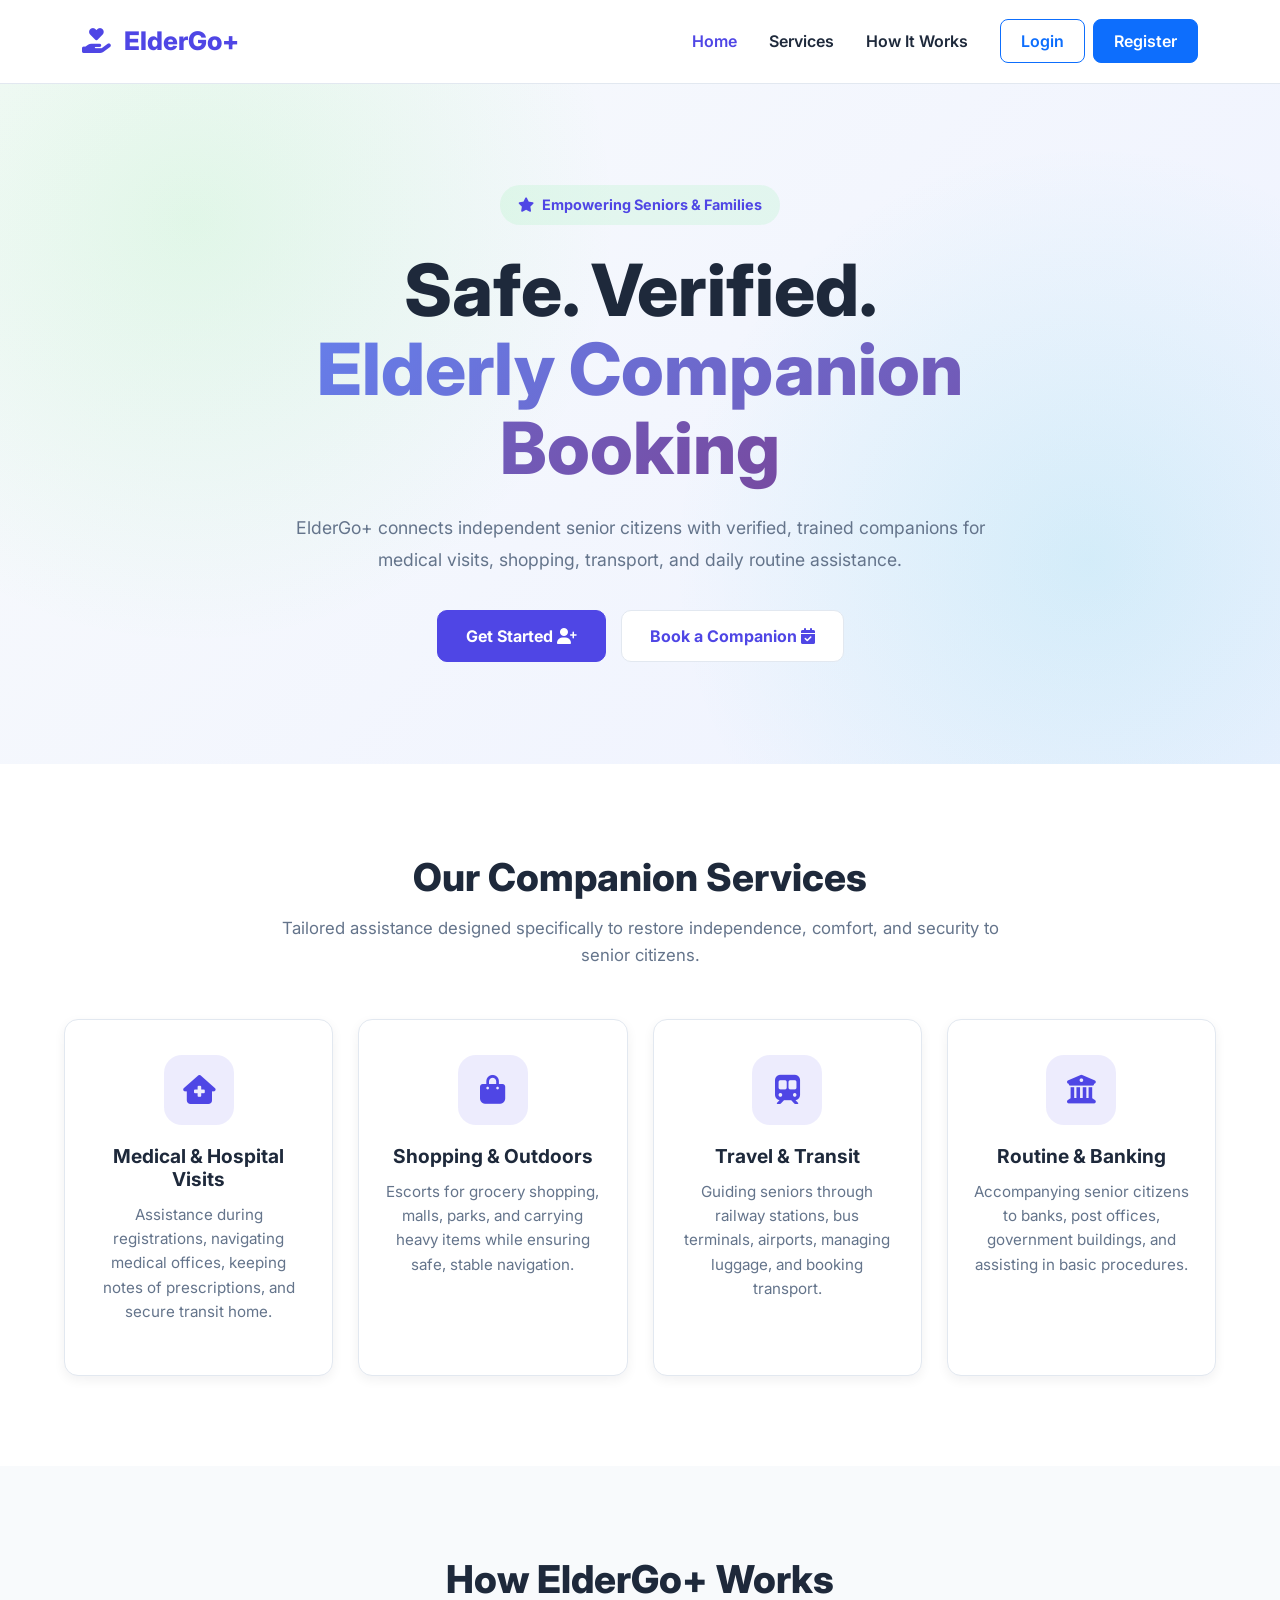
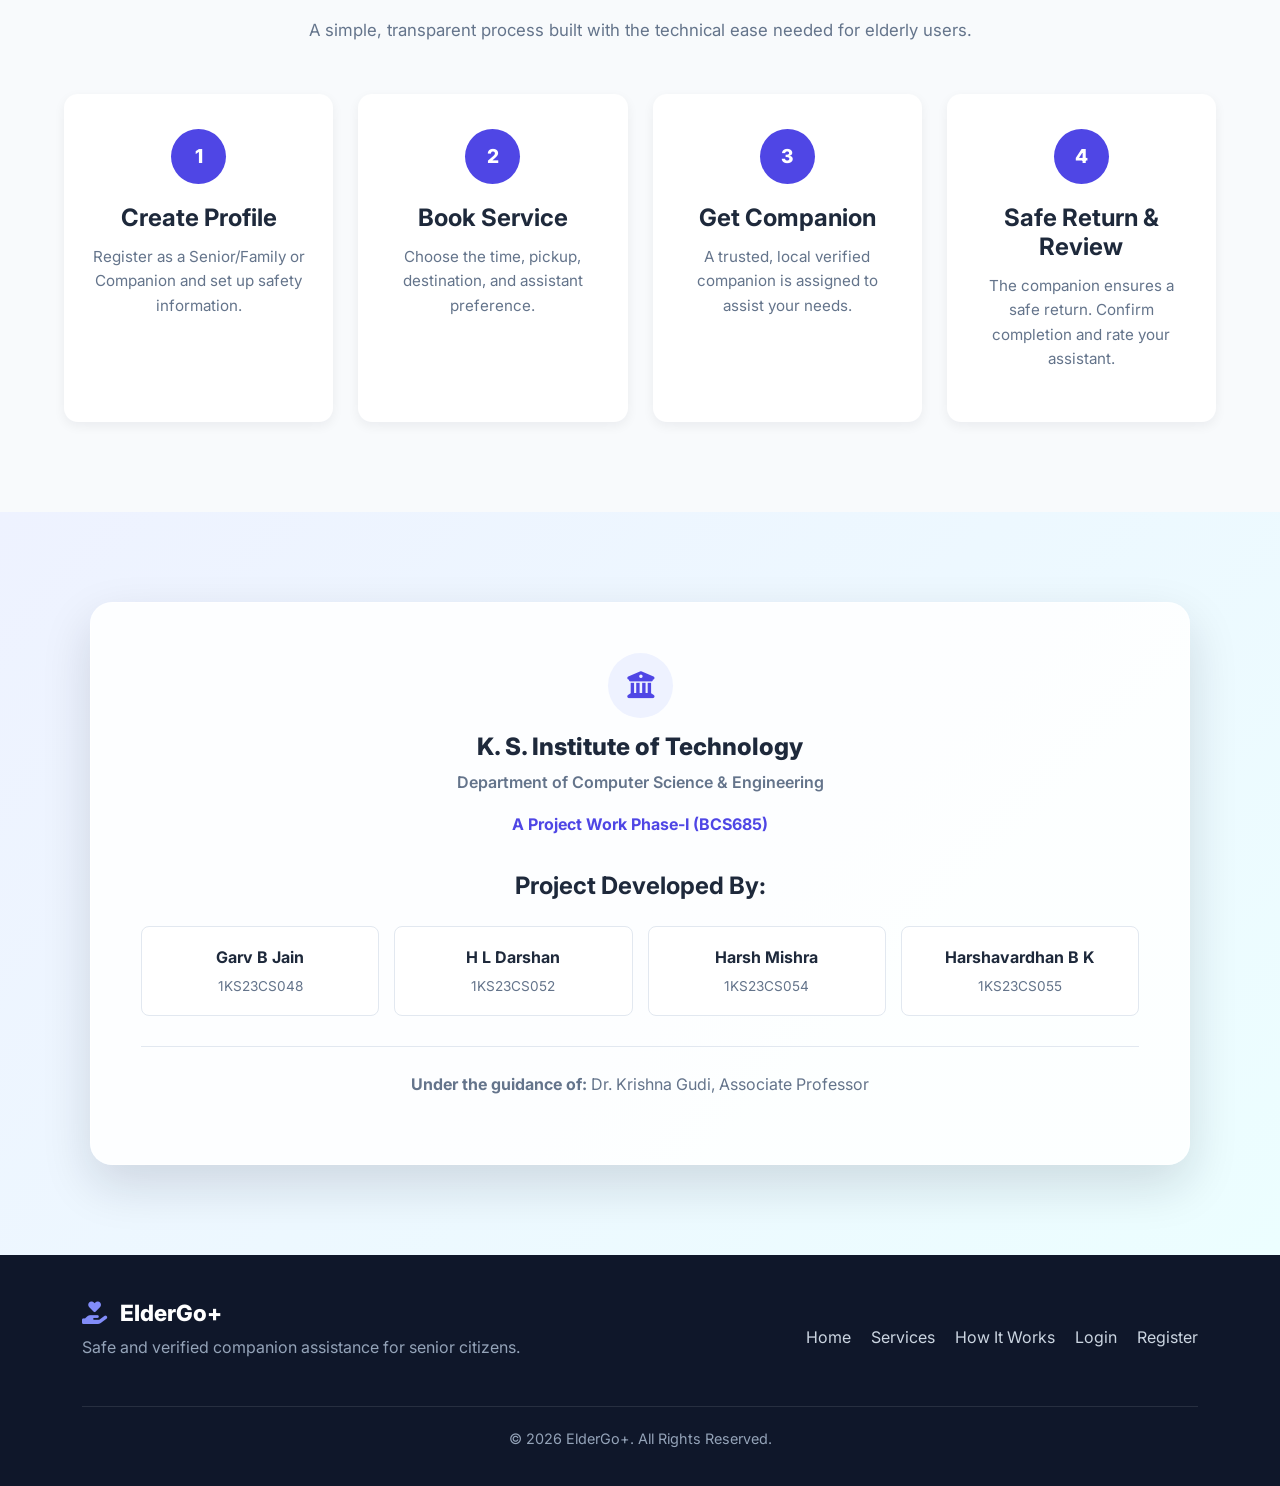
<file: templates/index.html>
<!DOCTYPE html>
<html lang="en">

<head>
    <meta charset="UTF-8">
    <meta name="viewport" content="width=device-width, initial-scale=1.0">

    <title>ElderGo+ | Elderly Companion Assistance</title>

    <!-- Bootstrap 5 -->
    <link href="https://cdn.jsdelivr.net/npm/bootstrap@5.3.3/dist/css/bootstrap.min.css" rel="stylesheet">

    <!-- Font Awesome -->
    <link rel="stylesheet" href="https://cdnjs.cloudflare.com/ajax/libs/font-awesome/6.5.2/css/all.min.css">

    <!-- Custom CSS -->
    <link rel="stylesheet" href="../static/css/style.css">
</head>

<body>

    <!-- ==================== NAVBAR ==================== -->

    <nav class="navbar navbar-expand-lg navbar-light elder-navbar">
        <div class="container">

            <a class="navbar-brand elder-logo" href="/">
                <i class="fa-solid fa-hand-holding-heart"></i>
                ElderGo+
            </a>

            <button class="navbar-toggler" type="button" data-bs-toggle="collapse"
                data-bs-target="#navbarContent">
                <span class="navbar-toggler-icon"></span>
            </button>

            <div class="collapse navbar-collapse" id="navbarContent">

                <ul class="navbar-nav ms-auto align-items-lg-center">

                    <li class="nav-item">
                        <a class="nav-link active" href="/">Home</a>
                    </li>

                    <li class="nav-item">
                        <a class="nav-link" href="#services">Services</a>
                    </li>

                    <li class="nav-item">
                        <a class="nav-link" href="#how-it-works">How It Works</a>
                    </li>

                    <li class="nav-item ms-lg-3">
                        <a href="/login" class="btn btn-outline-primary nav-login-btn">
                            Login
                        </a>
                    </li>

                    <li class="nav-item ms-lg-2">
                        <a href="/register" class="btn btn-primary nav-register-btn">
                            Register
                        </a>
                    </li>

                </ul>

            </div>
        </div>
    </nav>


    <!-- ==================== HERO SECTION ==================== -->

    <section class="hero-section">

        <div class="hero-content">

            <span class="hero-badge">
                <i class="fa-solid fa-star"></i>
                Empowering Seniors & Families
            </span>

            <h1 class="hero-title">
                Safe. Verified.
                <br>
                <span class="gradient-text">
                    Elderly Companion Booking
                </span>
            </h1>

            <p class="hero-subtitle">
                ElderGo+ connects independent senior citizens with verified,
                trained companions for medical visits, shopping, transport,
                and daily routine assistance.
            </p>

            <div class="hero-buttons">

                <a href="/login" class="btn btn-primary hero-primary-btn">
                    Get Started
                    <i class="fa-solid fa-user-plus"></i>
                </a>

                <a href="/login" class="btn btn-secondary hero-secondary-btn">
                    Book a Companion
                    <i class="fa-solid fa-calendar-check"></i>
                </a>

            </div>

        </div>

    </section>


    <!-- ==================== SERVICES SECTION ==================== -->

    <section class="services-section" id="services">

        <div class="section-header">

            <h2 class="section-title">
                Our Companion Services
            </h2>

            <p class="section-subtitle">
                Tailored assistance designed specifically to restore
                independence, comfort, and security to senior citizens.
            </p>

        </div>


        <div class="services-grid">

            <!-- Service 1 -->

            <div class="service-card">

                <div class="service-icon">
                    <i class="fa-solid fa-house-medical"></i>
                </div>

                <h3>
                    Medical & Hospital Visits
                </h3>

                <p>
                    Assistance during registrations, navigating medical
                    offices, keeping notes of prescriptions, and secure
                    transit home.
                </p>

            </div>


            <!-- Service 2 -->

            <div class="service-card">

                <div class="service-icon">
                    <i class="fa-solid fa-bag-shopping"></i>
                </div>

                <h3>
                    Shopping & Outdoors
                </h3>

                <p>
                    Escorts for grocery shopping, malls, parks, and carrying
                    heavy items while ensuring safe, stable navigation.
                </p>

            </div>


            <!-- Service 3 -->

            <div class="service-card">

                <div class="service-icon">
                    <i class="fa-solid fa-train-subway"></i>
                </div>

                <h3>
                    Travel & Transit
                </h3>

                <p>
                    Guiding seniors through railway stations, bus terminals,
                    airports, managing luggage, and booking transport.
                </p>

            </div>


            <!-- Service 4 -->

            <div class="service-card">

                <div class="service-icon">
                    <i class="fa-solid fa-building-columns"></i>
                </div>

                <h3>
                    Routine & Banking
                </h3>

                <p>
                    Accompanying senior citizens to banks, post offices,
                    government buildings, and assisting in basic procedures.
                </p>

            </div>

        </div>

    </section>


    <!-- ==================== HOW IT WORKS ==================== -->

    <section class="how-it-works" id="how-it-works">

        <div class="section-header">

            <h2 class="section-title">
                How ElderGo+ Works
            </h2>

            <p class="section-subtitle">
                A simple, transparent process built with the technical ease
                needed for elderly users.
            </p>

        </div>


        <div class="steps-container">

            <!-- Step 1 -->

            <div class="step-card">

                <div class="step-num">
                    1
                </div>

                <h4>
                    Create Profile
                </h4>

                <p>
                    Register as a Senior/Family or Companion and set up
                    safety information.
                </p>

            </div>


            <!-- Step 2 -->

            <div class="step-card">

                <div class="step-num">
                    2
                </div>

                <h4>
                    Book Service
                </h4>

                <p>
                    Choose the time, pickup, destination, and assistant
                    preference.
                </p>

            </div>


            <!-- Step 3 -->

            <div class="step-card">

                <div class="step-num">
                    3
                </div>

                <h4>
                    Get Companion
                </h4>

                <p>
                    A trusted, local verified companion is assigned to
                    assist your needs.
                </p>

            </div>


            <!-- Step 4 -->

            <div class="step-card">

                <div class="step-num">
                    4
                </div>

                <h4>
                    Safe Return & Review
                </h4>

                <p>
                    The companion ensures a safe return. Confirm completion
                    and rate your assistant.
                </p>

            </div>

        </div>

    </section>

    
     




    <!-- ==================== TEAM SECTION ==================== -->

    <section class="team-section">

        <div class="team-card-wrapper">

            <div class="dept-info">

                <div class="univ-icon">
                    <i class="fa-solid fa-building-columns"></i>
                </div>

                <h3>
                    K. S. Institute of Technology
                </h3>

                <p class="dept-title">
                    Department of Computer Science & Engineering
                </p>

                <p class="proj-type">
                    A Project Work Phase-I (BCS685)
                </p>

            </div>


            <div class="team-students">

                <h4>
                    Project Developed By:
                </h4>

                <div class="students-grid">

                    <div class="student">

                        <span class="name">
                            Garv B Jain
                        </span>

                        <span class="usn">
                            1KS23CS048
                        </span>

                    </div>


                    <div class="student">

                        <span class="name">
                            H L Darshan
                        </span>

                        <span class="usn">
                            1KS23CS052
                        </span>

                    </div>


                    <div class="student">

                        <span class="name">
                            Harsh Mishra
                        </span>

                        <span class="usn">
                            1KS23CS054
                        </span>

                    </div>


                    <div class="student">

                        <span class="name">
                            Harshavardhan B K
                        </span>

                        <span class="usn">
                            1KS23CS055
                        </span>

                    </div>

                </div>

            </div>


            <div class="guide-info">

                <p>
                    <strong>
                        Under the guidance of:
                    </strong>
                    Dr. Krishna Gudi, Associate Professor
                </p>

            </div>

        </div>

    </section>


    <!-- ==================== FOOTER ==================== -->

    <footer class="elder-footer">

        <div class="container">

            <div class="footer-content">

                <div class="footer-brand">

                    <h4>
                        <i class="fa-solid fa-hand-holding-heart"></i>
                        ElderGo+
                    </h4>

                    <p>
                        Safe and verified companion assistance
                        for senior citizens.
                    </p>

                </div>


                <div class="footer-links">

                    <a href="index.html">
                        Home
                    </a>

                    <a href="#services">
                        Services
                    </a>

                    <a href="#how-it-works">
                        How It Works
                    </a>

                    <a href="/login">
                        Login
                    </a>

                    <a href="/register">
                        Register
                    </a>

                </div>

            </div>


            <div class="footer-bottom">

                <p>
                    © 2026 ElderGo+. All Rights Reserved.
                </p>

            </div>

        </div>

    </footer>


    <!-- Bootstrap JavaScript -->
    <script src="https://cdn.jsdelivr.net/npm/bootstrap@5.3.3/dist/js/bootstrap.bundle.min.js"></script>

    <!-- Authentication Helper -->
    <script src="../static/js/auth.js"></script>
    <script>
fetch("http://localhost:8080/api/test")
    .then(response => response.text())
    .then(data => {
        console.log("Backend response:", data);
    })
    .catch(error => {
        console.error("Backend connection failed:", error);
    });
</script>

</body>

</html>
</file>
<file: static/css/style.css>
@import url('https://fonts.googleapis.com/css2?family=Inter:wght@300;400;500;600;700;800&family=Outfit:wght@400;500;600;700;800&display=swap');



:root {
    --color-primary: #4f46e5;
    --color-primary-dark: #3730a3;
    --color-secondary: #06b6d4;

    --color-bg: #f8fafc;
    --color-white: #ffffff;

    --text-primary: #1e293b;
    --text-secondary: #64748b;
    --text-light: #94a3b8;

    --border-color: #e2e8f0;

    --shadow-sm: 0 4px 12px rgba(15, 23, 42, 0.06);
    --shadow-md: 0 10px 30px rgba(15, 23, 42, 0.10);
    --shadow-lg: 0 20px 50px rgba(15, 23, 42, 0.14);

    --radius-sm: 8px;
    --radius-md: 14px;
    --radius-lg: 22px;

    --transition: all 0.3s ease;
}




* {
    margin: 0;
    padding: 0;
    box-sizing: border-box;
}

html {
    scroll-behavior: smooth;
}

body {
    font-family: "Inter", "Segoe UI", Arial, sans-serif;
    background: var(--color-bg);
    color: var(--text-primary);
    line-height: 1.6;
}

a {
    text-decoration: none;
}

section {
    padding: 90px 5%;
}


/* =========================================================
   NAVBAR
   ========================================================= */

.elder-navbar {
    background: rgba(255, 255, 255, 0.95);
    backdrop-filter: blur(12px);
    border-bottom: 1px solid var(--border-color);
    padding: 16px 0;
    position: sticky;
    top: 0;
    z-index: 1000;
}

.elder-logo {
    font-size: 1.6rem;
    font-weight: 800;
    color: var(--color-primary) !important;
}

.elder-logo i {
    margin-right: 8px;
}

.nav-link {
    color: var(--text-primary) !important;
    font-weight: 600;
    margin: 0 8px;
    transition: var(--transition);
}

.nav-link:hover,
.nav-link.active {
    color: var(--color-primary) !important;
}

.nav-login-btn,
.nav-register-btn {
    border-radius: 8px;
    font-weight: 600;
    padding: 9px 20px;
}


/* =========================================================
   HERO SECTION
   ========================================================= */

.hero-section {
    min-height: 680px;
    display: flex;
    align-items: center;
    justify-content: center;
    text-align: center;

    background:
        radial-gradient(circle at 15% 20%,
            rgba(70, 229, 83, 0.12),
            transparent 35%),

        radial-gradient(circle at 85% 70%,
            rgba(6, 182, 212, 0.12),
            transparent 35%),

        linear-gradient(135deg,
            #f8fafc,
            #eef2ff);

    position: relative;
    overflow: hidden;
}

.hero-content {
    max-width: 850px;
    position: relative;
    z-index: 2;
}

.hero-badge {
    display: inline-flex;
    align-items: center;
    gap: 8px;

    background: rgba(70, 229, 110, 0.1);
    color: var(--color-primary);

    padding: 8px 18px;
    border-radius: 50px;

    font-size: 0.9rem;
    font-weight: 700;

    margin-bottom: 25px;
}

.hero-title {
    font-size: clamp(2.5rem, 6vw, 4.5rem);
    font-weight: 800;
    line-height: 1.1;
    margin-bottom: 25px;
}

.gradient-text {
    background: linear-gradient(
        90deg,
        var(--color-primary),
        var(--color-secondary)
    );

    -webkit-background-clip: text;
    background-clip: text;
    color: transparent;
}

.hero-subtitle {
    max-width: 720px;
    margin: 0 auto 35px;

    color: var(--text-secondary);

    font-size: 1.1rem;
    line-height: 1.8;
}

.hero-buttons {
    display: flex;
    justify-content: center;
    gap: 15px;
    flex-wrap: wrap;
}

.hero-buttons .btn {
    padding: 13px 28px;
    border-radius: 10px;
    font-weight: 700;
    transition: var(--transition);
}

.hero-primary-btn {
    background: var(--color-primary);
    border-color: var(--color-primary);
}

.hero-primary-btn:hover {
    background: var(--color-primary-dark);
    border-color: var(--color-primary-dark);
    transform: translateY(-3px);
    box-shadow: var(--shadow-md);
}

.hero-secondary-btn {
    background: white;
    color: var(--color-primary);
    border: 1px solid var(--border-color);
}

.hero-secondary-btn:hover {
    background: #f1f5f9;
    color: var(--color-primary-dark);
    transform: translateY(-3px);
}


/* =========================================================
   SECTION HEADERS
   ========================================================= */

.section-header {
    max-width: 750px;
    margin: 0 auto 50px;
    text-align: center;
}

.section-title {
    font-size: 2.4rem;
    font-weight: 800;
    margin-bottom: 15px;
}

.section-subtitle {
    color: var(--text-secondary);
    font-size: 1.05rem;
}


/* =========================================================
   SERVICES
   ========================================================= */

.services-section {
    background: var(--color-white);
}

.services-grid {
    max-width: 1200px;
    margin: auto;

    display: grid;
    grid-template-columns: repeat(4, 1fr);
    gap: 25px;
}

.service-card {
    background: var(--color-white);
    border: 1px solid var(--border-color);

    padding: 35px 25px;

    border-radius: var(--radius-md);

    text-align: center;

    box-shadow: var(--shadow-sm);

    transition: var(--transition);
}

.service-card:hover {
    transform: translateY(-8px);
    box-shadow: var(--shadow-lg);
    border-color: rgba(79, 70, 229, 0.25);
}

.service-icon {
    width: 70px;
    height: 70px;

    margin: 0 auto 20px;

    display: flex;
    align-items: center;
    justify-content: center;

    border-radius: 18px;

    background: rgba(79, 70, 229, 0.10);
    color: var(--color-primary);

    font-size: 1.8rem;
}

.service-card h3 {
    font-size: 1.2rem;
    font-weight: 700;
    margin-bottom: 12px;
}

.service-card p {
    color: var(--text-secondary);
    font-size: 0.95rem;
}


/* =========================================================
   HOW IT WORKS
   ========================================================= */

.how-it-works {
    background: #f8fafc;
}

.steps-container {
    max-width: 1200px;
    margin: auto;

    display: grid;
    grid-template-columns: repeat(4, 1fr);
    gap: 25px;
}

.step-card {
    background: white;

    padding: 35px 25px;

    border-radius: var(--radius-md);

    text-align: center;

    box-shadow: var(--shadow-sm);

    position: relative;

    transition: var(--transition);
}

.step-card:hover {
    transform: translateY(-6px);
    box-shadow: var(--shadow-md);
}

.step-num {
    width: 55px;
    height: 55px;

    margin: 0 auto 20px;

    display: flex;
    align-items: center;
    justify-content: center;

    background: var(--color-primary);
    color: white;

    border-radius: 50%;

    font-size: 1.2rem;
    font-weight: 800;
}

.step-card h4 {
    font-weight: 700;
    margin-bottom: 12px;
}

.step-card p {
    color: var(--text-secondary);
    font-size: 0.95rem;
}


/* =========================================================
   COMPANIONS
   ========================================================= */

.companions-section {
    background: white;
}

.companions-grid {
    max-width: 1100px;
    margin: auto;

    display: grid;
    grid-template-columns: repeat(3, 1fr);
    gap: 25px;
}

.companion-card {
    background: white;

    border: 1px solid var(--border-color);

    border-radius: var(--radius-md);

    overflow: hidden;

    box-shadow: var(--shadow-sm);

    transition: var(--transition);
}

.companion-card:hover {
    transform: translateY(-7px);
    box-shadow: var(--shadow-lg);
}

.comp-header {
    display: flex;
    align-items: center;
    justify-content: space-between;

    padding: 25px;

    background: linear-gradient(
        135deg,
        #eef2ff,
        #ecfeff
    );
}

.comp-avatar {
    width: 65px;
    height: 65px;

    border-radius: 50%;

    display: flex;
    align-items: center;
    justify-content: center;

    background: white;

    color: var(--color-primary);

    font-size: 1.7rem;

    box-shadow: var(--shadow-sm);
}

.comp-rating {
    color: #f59e0b;
    font-weight: 700;
}

.comp-body {
    padding: 25px;
}

.comp-body h3 {
    font-size: 1.3rem;
    font-weight: 700;
    margin-bottom: 5px;
}

.comp-gender {
    color: var(--text-secondary);
    font-size: 0.9rem;
}

.comp-experience {
    color: var(--text-secondary);
    margin: 18px 0;
}

.comp-experience i {
    color: var(--color-primary);
    margin-right: 6px;
}

.comp-skills strong {
    font-size: 0.9rem;
}

.skills-tags {
    display: flex;
    flex-wrap: wrap;
    gap: 7px;
    margin-top: 10px;
}

.skill-tag {
    background: #eef2ff;
    color: var(--color-primary);

    padding: 5px 10px;

    border-radius: 20px;

    font-size: 0.78rem;
    font-weight: 600;
}


/* =========================================================
   TEAM SECTION
   ========================================================= */

.team-section {
    background:
        linear-gradient(
            135deg,
            #eef2ff,
            #ecfeff
        );
}

.team-card-wrapper {
    max-width: 1100px;
    margin: auto;

    background: rgba(255, 255, 255, 0.85);

    border: 1px solid rgba(255, 255, 255, 0.7);

    border-radius: var(--radius-lg);

    padding: 50px;

    box-shadow: var(--shadow-lg);

    text-align: center;
}

.dept-info h3 {
    font-size: 1.5rem;
    font-weight: 800;
}

.univ-icon {
    width: 65px;
    height: 65px;

    margin: 0 auto 15px;

    display: flex;
    align-items: center;
    justify-content: center;

    background: #eef2ff;

    color: var(--color-primary);

    border-radius: 50%;

    font-size: 1.7rem;
}

.dept-title {
    color: var(--text-secondary);
    font-weight: 600;
}

.proj-type {
    color: var(--color-primary);
    font-weight: 700;
}

.team-students {
    margin-top: 35px;
}

.team-students h4 {
    margin-bottom: 25px;
    font-weight: 700;
}

.students-grid {
    display: grid;
    grid-template-columns: repeat(4, 1fr);
    gap: 15px;
}

.student {
    padding: 18px;

    background: white;

    border: 1px solid var(--border-color);

    border-radius: var(--radius-sm);

    display: flex;
    flex-direction: column;

    gap: 5px;
}

.student .name {
    font-weight: 700;
}

.student .usn {
    color: var(--text-secondary);
    font-size: 0.85rem;
}

.guide-info {
    margin-top: 30px;

    padding-top: 25px;

    border-top: 1px solid var(--border-color);

    color: var(--text-secondary);
}


/* =========================================================
   FOOTER
   ========================================================= */

.elder-footer {
    background: #0f172a;
    color: white;
    padding: 45px 0 20px;
}

.footer-content {
    display: flex;
    justify-content: space-between;
    gap: 30px;
    align-items: center;
}

.footer-brand h4 {
    font-size: 1.4rem;
    font-weight: 800;
}

.footer-brand h4 i {
    color: #818cf8;
    margin-right: 8px;
}

.footer-brand p {
    color: #94a3b8;
    margin-top: 8px;
}

.footer-links {
    display: flex;
    gap: 20px;
    flex-wrap: wrap;
}

.footer-links a {
    color: #cbd5e1;
    transition: var(--transition);
}

.footer-links a:hover {
    color: white;
}

.footer-bottom {
    margin-top: 30px;

    padding-top: 20px;

    border-top: 1px solid rgba(255, 255, 255, 0.1);

    text-align: center;

    color: #94a3b8;

    font-size: 0.9rem;
}


/* =========================================================
   RESPONSIVE DESIGN
   ========================================================= */

@media (max-width: 992px) {

    .services-grid {
        grid-template-columns: repeat(2, 1fr);
    }

    .steps-container {
        grid-template-columns: repeat(2, 1fr);
    }

    .companions-grid {
        grid-template-columns: repeat(2, 1fr);
    }

    .students-grid {
        grid-template-columns: repeat(2, 1fr);
    }

}


@media (max-width: 768px) {

    section {
        padding: 65px 5%;
    }

    .hero-section {
        min-height: 600px;
    }

    .hero-title {
        font-size: 2.5rem;
    }

    .section-title {
        font-size: 2rem;
    }

    .footer-content {
        flex-direction: column;
        text-align: center;
    }

}


@media (max-width: 576px) {

    .services-grid,
    .steps-container,
    .companions-grid,
    .students-grid {
        grid-template-columns: 1fr;
    }

    .hero-title {
        font-size: 2.1rem;
    }

    .hero-subtitle {
        font-size: 1rem;
    }

    .hero-buttons {
        flex-direction: column;
        align-items: stretch;
    }

    .hero-buttons .btn {
        width: 100%;
    }

    .team-card-wrapper {
        padding: 30px 20px;
    }

}
/* =========================================================
   LOGIN PAGE STYLES
========================================================= */

/* Login Page Main Container */
.auth-container {
    min-height: 100vh;
    display: flex;
    justify-content: center;
    align-items: center;
    position: relative;
    padding: 40px 20px;
    overflow: hidden;
}

/* Login Card */
.auth-card {
    width: 100%;
    max-width: 500px;
    padding: 40px;
    position: relative;
    z-index: 10;
}

/* Glass Effect */
.glass-card {
    background: rgba(255, 255, 255, 0.85);
    backdrop-filter: blur(16px);
    -webkit-backdrop-filter: blur(16px);
    border: 1px solid rgba(255, 255, 255, 0.6);
    border-radius: 20px;
    box-shadow: 0 15px 35px rgba(15, 23, 42, 0.08);
}

/* Login Header */
.auth-header {
    text-align: center;
    margin-bottom: 30px;
}

.auth-header h2 {
    font-family: 'Outfit', sans-serif;
    font-size: 2rem;
    font-weight: 700;
    margin-bottom: 10px;
}

.auth-header p {
    color: #6c757d;
    margin-bottom: 0;
}

/* Gradient Text */
.gradient-text {
    background: linear-gradient(135deg, #667eea, #764ba2);
    -webkit-background-clip: text;
    -webkit-text-fill-color: transparent;
    background-clip: text;
}

/* Login Form */
.auth-form {
    width: 100%;
}

/* Form Group */
.form-group {
    margin-bottom: 20px;
    
}

/* Form Labels */
.form-group label {
    display: block;
    font-weight: 600;
    margin-bottom: 8px;
    color: #343a40;
}

.form-group label i {
    margin-right: 7px;
    justify-content: flex-end;
}

/* Form Inputs */
.form-group input,
.form-group select,
.form-group textarea {
    width: 100%;
    padding: 13px 15px;
    border: 1px solid #dee2e6;
    border-radius: 10px;
    font-size: 15px;
    outline: none;
    transition: all 0.3s ease;
    background: rgba(255, 255, 255, 0.9);
}

.form-group input:focus,
.form-group select:focus,
.form-group textarea:focus {
    border-color: #667eea;
    box-shadow: 0 0 0 3px rgba(102, 126, 234, 0.15);
}

.form-group input[type="file"] {
    padding: 10px 12px;
    background: #fff;
}

/* Custom Checkbox Alignment & Unfilled Green Right Tick */
.auth-form .form-group.form-check-group {
    margin-top: 20px !important;
    margin-bottom: 20px !important;
}

.auth-form .form-group .form-check,
.form-check-group .form-check {
    display: flex !important;
    flex-direction: row !important;
    align-items: center !important;
    justify-content: flex-start !important;
    gap: 12px !important;
    padding-left: 0 !important;
    margin: 0 !important;
    width: 100% !important;
}

.auth-form .form-group input[type="checkbox"].form-check-input,
.form-check-group input[type="checkbox"] {
    appearance: none !important;
    -webkit-appearance: none !important;
    -moz-appearance: none !important;
    width: 22px !important;
    height: 22px !important;
    min-width: 22px !important;
    min-height: 22px !important;
    max-width: 22px !important;
    max-height: 22px !important;
    border: 2px solid #cbd5e1 !important;
    border-radius: 6px !important;
    outline: none !important;
    cursor: pointer !important;
    background-color: #ffffff !important;
    background-image: none !important;
    margin: 0 !important;
    padding: 0 !important;
    float: none !important;
    position: relative !important;
    display: inline-flex !important;
    align-items: center !important;
    justify-content: center !important;
    flex-shrink: 0 !important;
    transition: all 0.2s ease-in-out !important;
    box-shadow: 0 1px 3px rgba(0, 0, 0, 0.05) !important;
}

.auth-form .form-group input[type="checkbox"].form-check-input:hover,
.form-check-group input[type="checkbox"]:hover {
    border-color: #10b981 !important;
    box-shadow: 0 0 0 3px rgba(16, 185, 129, 0.15) !important;
}

/* Checked state: Keep background white (UNFILLED), only show green right tick! */
.auth-form .form-group input[type="checkbox"].form-check-input:checked,
.form-check-group input[type="checkbox"]:checked {
    background-color: #ffffff !important;
    border-color: #10b981 !important;
}

.auth-form .form-group input[type="checkbox"].form-check-input:checked::after,
.form-check-group input[type="checkbox"]:checked::after {
    content: "" !important;
    display: block !important;
    width: 6px !important;
    height: 12px !important;
    border: solid #10b981 !important;
    border-width: 0 2.5px 2.5px 0 !important;
    transform: rotate(45deg) translate(-0.5px, -1px) !important;
}

.auth-form .form-group .form-check-label,
.form-check-group .form-check-label {
    font-size: 0.95rem !important;
    color: #334155 !important;
    cursor: pointer !important;
    margin: 0 !important;
    padding: 0 !important;
    user-select: none !important;
    font-weight: 500 !important;
    line-height: 1.4 !important;
    display: inline-block !important;
}

.form-group small {
    display: block;
    margin-top: 6px;
    color: #6c757d;
    font-size: 13px;
}

.form-row {
    margin-bottom: 20px;
}

.form-grid,
.form-grid-inner {
    display: grid;
    grid-template-columns: repeat(2, minmax(0, 1fr));
    gap: 20px;
}

.dynamic-section {
    margin-top: 25px;
    padding: 20px;
    border: 1px solid rgba(102, 126, 234, 0.15);
    border-radius: 15px;
    background: rgba(102, 126, 234, 0.05);
}

.register-card {
    max-width: 760px !important;
}

/* Login Button */
.btn-block {
    width: 100%;
    padding: 13px 20px;
    margin-top: 5px;
    border-radius: 10px;
    font-weight: 600;
    transition: all 0.3s ease;
}

.btn-block:hover {
    transform: translateY(-2px);
}

/* Login Footer */
.auth-footer {
    text-align: center;
    margin-top: 25px;
}

.auth-footer p {
    color: #6c757d;
    margin-bottom: 0;
}

.auth-footer a {
    color: #667eea;
    font-weight: 600;
    text-decoration: none;
}

.auth-footer a:hover {
    text-decoration: underline;
}

/* Demo Login Box */
.demo-login-box {
    margin-top: 30px;
    padding: 20px;
    border-radius: 15px;
    background: rgba(102, 126, 234, 0.08);
    border: 1px solid rgba(102, 126, 234, 0.15);
}

.demo-login-box h4 {
    font-size: 16px;
    font-weight: 600;
    margin-bottom: 15px;
    color: #343a40;
}

.demo-login-box h4 i {
    margin-right: 7px;
    color: #667eea;
}

/* Demo Accounts Grid */
.demo-grid {
    display: grid;
    grid-template-columns: 1fr;
    gap: 10px;
}

/* Demo Account Card */
.demo-acc {
    padding: 12px 15px;
    background: rgba(255, 255, 255, 0.8);
    border: 1px solid #e1e5f0;
    border-radius: 10px;
    cursor: pointer;
    transition: all 0.3s ease;
}

.demo-acc:hover {
    transform: translateY(-2px);
    border-color: #667eea;
    box-shadow: 0 5px 15px rgba(102, 126, 234, 0.12);
}

.demo-acc strong {
    display: block;
    font-size: 14px;
    margin-bottom: 4px;
    color: #343a40;
}

.demo-acc span {
    display: block;
    font-size: 13px;
    color: #6c757d;
}

/* Floating Images */
.floating-img {
    position: absolute;
    width: 100px;
    height: 100px;
    object-fit: cover;
    border-radius: 20px;
    opacity: 0.85;
    box-shadow: 0 10px 30px rgba(0, 0, 0, 0.15);
    z-index: 1;
    animation: floatingAnimation 4s ease-in-out infinite;
}

/* Floating Image Positions */
.img1 {
    top: 10%;
    left: 10%;
}

.img2 {
    top: 15%;
    right: 10%;
    animation-delay: 1s;
}

.img3 {
    bottom: 12%;
    left: 12%;
    animation-delay: 2s;
}

.img4 {
    bottom: 10%;
    right: 12%;
    animation-delay: 3s;
}

/* Floating Animation */
@keyframes floatingAnimation {
    0% {
        transform: translateY(0);
    }

    50% {
        transform: translateY(-12px);
    }

    100% {
        transform: translateY(0);
    }
}

/* =========================================================
   LOGIN PAGE - RESPONSIVE DESIGN
========================================================= */

@media (max-width: 768px) {

    .auth-container {
        padding: 30px 15px;
    }

    .auth-card {
        padding: 30px 20px;
    }

    .auth-header h2 {
        font-size: 1.7rem;
    }

    .floating-img {
        width: 70px;
        height: 70px;
        opacity: 0.5;
    }

    .img1 {
        left: 2%;
    }

    .img2 {
        right: 2%;
    }

    .img3 {
        left: 2%;
    }

    .img4 {
        right: 2%;
    }
}

@media (max-width: 480px) {

    .auth-card {
        padding: 25px 15px;
    }

    .auth-header h2 {
        font-size: 1.5rem;
    }

    .floating-img {
        display: none;
    }

}

/* =========================================================
   CLIENT DASHBOARD STYLES
   ========================================================= */

.dashboard-container {
    max-width: 1280px;
    margin: 0 auto;
    padding: 30px 20px 60px;
}

/* User Welcome Header Bar */
.dashboard-header-bar {
    background: linear-gradient(135deg, rgba(79, 70, 229, 0.08), rgba(6, 182, 212, 0.08));
    border: 1px solid rgba(79, 70, 229, 0.15);
    border-radius: 20px;
    padding: 28px 32px;
    margin-bottom: 25px;
    position: relative;
    overflow: hidden;
}

.dashboard-header-bar h2 {
    font-family: 'Outfit', sans-serif;
    font-weight: 800;
    font-size: 2rem;
    color: var(--text-primary);
    margin-bottom: 6px;
    display: flex;
    align-items: center;
    gap: 12px;
}

.dashboard-header-bar p {
    color: var(--text-secondary);
    font-size: 1.05rem;
    margin: 0;
}

.user-profile-pill {
    display: inline-flex;
    align-items: center;
    gap: 10px;
    background: rgba(255, 255, 255, 0.9);
    padding: 6px 16px;
    border-radius: 50px;
    border: 1px solid var(--border-color);
    box-shadow: var(--shadow-sm);
    font-weight: 600;
    font-size: 0.9rem;
}

/* Dashboard Grid Layout */
.dashboard-grid {
    display: grid;
    grid-template-columns: 5fr 7fr;
    gap: 28px;
    align-items: start;
}

@media (max-width: 992px) {
    .dashboard-grid {
        grid-template-columns: 1fr;
    }
}

.dashboard-card {
    padding: 30px;
    transition: all 0.3s ease;
}

.dashboard-card h3 {
    font-family: 'Outfit', sans-serif;
    font-size: 1.4rem;
    font-weight: 700;
    margin-bottom: 22px;
    padding-bottom: 14px;
    border-bottom: 1px solid var(--border-color);
    display: flex;
    align-items: center;
    gap: 10px;
    color: var(--text-primary);
}

.dashboard-card h3 i {
    font-size: 1.25rem;
}

/* Form Styles inside Dashboard */
.booking-form .form-group {
    margin-bottom: 18px;
}

.booking-form label {
    font-weight: 600;
    font-size: 0.92rem;
    color: #334155;
    margin-bottom: 7px;
    display: flex;
    align-items: center;
    gap: 7px;
}

.booking-form label i {
    color: var(--color-primary);
}

.booking-form input,
.booking-form select,
.booking-form textarea {
    background: rgba(255, 255, 255, 0.9);
    border: 1px solid #cbd5e1;
    border-radius: 12px;
    padding: 11px 14px;
    font-size: 0.95rem;
    width: 100%;
    transition: all 0.25s ease;
}

.booking-form input:focus,
.booking-form select:focus,
.booking-form textarea:focus {
    border-color: var(--color-primary);
    box-shadow: 0 0 0 3px rgba(79, 70, 229, 0.15);
    outline: none;
    background: #ffffff;
}

/* Active Bookings List & Cards */
.active-bookings-list {
    display: flex;
    flex-direction: column;
    gap: 20px;
}

.active-booking-item {
    background: rgba(255, 255, 255, 0.92);
    border: 1px solid var(--border-color);
    border-radius: 16px;
    padding: 22px;
    position: relative;
    box-shadow: var(--shadow-sm);
    transition: all 0.3s ease;
}

.active-booking-item:hover {
    box-shadow: var(--shadow-md);
    transform: translateY(-2px);
}

.active-booking-item.status-pending {
    border-left: 5px solid #f59e0b;
}

.active-booking-item.status-accepted {
    border-left: 5px solid #3b82f6;
}

.active-booking-item.status-ongoing {
    border-left: 5px solid #10b981;
}

.booking-item-header {
    display: flex;
    justify-content: space-between;
    align-items: center;
    margin-bottom: 14px;
}

.service-tag {
    font-weight: 700;
    font-size: 1.05rem;
    color: var(--text-primary);
    display: flex;
    align-items: center;
    gap: 8px;
}

.service-tag i {
    color: var(--color-primary);
}

/* Status Badges */
.status-badge {
    padding: 5px 14px;
    border-radius: 50px;
    font-weight: 700;
    font-size: 0.8rem;
    text-transform: uppercase;
    letter-spacing: 0.5px;
}

.status-badge.pending {
    background: #fef3c7;
    color: #b45309;
}

.status-badge.accepted {
    background: #dbeafe;
    color: #1e40af;
}

.status-badge.ongoing {
    background: #d1fae5;
    color: #065f46;
}

.booking-item-details {
    font-size: 0.95rem;
    color: #475569;
    line-height: 1.6;
    margin-bottom: 16px;
}

.booking-item-details p {
    margin-bottom: 6px;
}

/* Matching Loader */
.matching-loader {
    display: flex;
    align-items: center;
    gap: 12px;
    background: rgba(245, 158, 11, 0.08);
    border: 1px dashed rgba(245, 158, 11, 0.4);
    padding: 12px 16px;
    border-radius: 12px;
    margin-bottom: 16px;
    font-size: 0.9rem;
    color: #92400e;
}

.spinner {
    width: 20px;
    height: 20px;
    border: 3px solid rgba(245, 158, 11, 0.3);
    border-top-color: #f59e0b;
    border-radius: 50%;
    animation: spin 0.8s linear infinite;
    flex-shrink: 0;
}

@keyframes spin {
    to { transform: rotate(360deg); }
}

/* Companion Card inside Dashboard */
.assigned-companion-info {
    background: #f8fafc;
    border: 1px solid #e2e8f0;
    border-radius: 14px;
    padding: 16px;
    margin-bottom: 16px;
}

.assigned-companion-info h4 {
    font-size: 0.9rem;
    font-weight: 700;
    text-transform: uppercase;
    letter-spacing: 0.5px;
    color: var(--text-secondary);
    margin-bottom: 12px;
}

.comp-profile-row {
    display: flex;
    align-items: center;
    gap: 14px;
}

.comp-avatar-circle {
    width: 52px;
    height: 52px;
    border-radius: 50%;
    background: linear-gradient(135deg, var(--color-primary), var(--color-secondary));
    color: white;
    display: flex;
    align-items: center;
    justify-content: center;
    font-size: 1.4rem;
    font-weight: 700;
    box-shadow: var(--shadow-sm);
    flex-shrink: 0;
}

.comp-details h5 {
    font-weight: 700;
    font-size: 1.05rem;
    margin-bottom: 4px;
    color: var(--text-primary);
}

.comp-details p {
    font-size: 0.85rem;
    color: var(--text-secondary);
    margin: 0;
    display: flex;
    align-items: center;
    gap: 12px;
}

.info-alert {
    background: rgba(59, 130, 246, 0.08);
    color: #1d4ed8;
    padding: 8px 12px;
    border-radius: 8px;
    font-size: 0.85rem;
    margin-top: 12px;
    margin-bottom: 0;
    display: flex;
    align-items: center;
    gap: 8px;
}

/* Tracking Timeline */
.ongoing-tracker-card {
    background: #faf5ff;
    border: 1px solid #e9d5ff;
    border-radius: 16px;
    padding: 18px;
}

.ongoing-tracker-card h4 {
    font-weight: 700;
    font-size: 1rem;
    margin-bottom: 16px;
    display: flex;
    align-items: center;
    gap: 8px;
}

.tracking-progress-steps {
    display: flex;
    justify-content: space-between;
    position: relative;
    margin: 20px 0 25px;
}

.tracking-progress-steps::before {
    content: '';
    position: absolute;
    top: 18px;
    left: 25px;
    right: 25px;
    height: 3px;
    background: #e2e8f0;
    z-index: 1;
}

.step {
    position: relative;
    z-index: 2;
    text-align: center;
    flex: 1;
}

.step .icon {
    width: 36px;
    height: 36px;
    border-radius: 50%;
    background: #ffffff;
    border: 2px solid #cbd5e1;
    color: #64748b;
    display: flex;
    align-items: center;
    justify-content: center;
    margin: 0 auto 8px;
    font-weight: 700;
    font-size: 0.9rem;
    transition: all 0.3s ease;
}

.step.active .icon {
    background: var(--color-primary);
    border-color: var(--color-primary);
    color: #ffffff;
    box-shadow: 0 0 0 4px rgba(79, 70, 229, 0.2);
}

.step .text {
    font-size: 0.8rem;
    font-weight: 600;
    color: #64748b;
}

.step.active .text {
    color: var(--color-primary);
    font-weight: 700;
}

.companion-contact-mini {
    display: flex;
    justify-content: space-between;
    align-items: center;
    background: white;
    padding: 10px 16px;
    border-radius: 12px;
    border: 1px solid #e2e8f0;
    margin-bottom: 16px;
}

.btn-phone {
    background: #10b981;
    color: white;
    padding: 6px 14px;
    border-radius: 8px;
    font-weight: 600;
    font-size: 0.85rem;
    display: inline-flex;
    align-items: center;
    gap: 6px;
    transition: all 0.2s ease;
}

.btn-phone:hover {
    background: #059669;
    color: white;
}

/* SOS Emergency Container */
.sos-container {
    text-align: center;
    margin-top: 15px;
    padding-top: 15px;
    border-top: 1px solid rgba(239, 68, 68, 0.2);
}

.btn-sos {
    background: linear-gradient(135deg, #ef4444, #dc2626);
    color: white;
    font-weight: 800;
    font-size: 0.95rem;
    letter-spacing: 0.5px;
    padding: 14px 24px;
    border-radius: 12px;
    border: none;
    width: 100%;
    box-shadow: 0 8px 20px rgba(239, 68, 68, 0.35);
    transition: all 0.3s ease;
    display: inline-flex;
    align-items: center;
    justify-content: center;
    gap: 10px;
}

.btn-sos:hover {
    background: linear-gradient(135deg, #dc2626, #b91c1c);
    box-shadow: 0 10px 25px rgba(239, 68, 68, 0.5);
    transform: translateY(-2px);
    color: white;
}

.pulse-heavy {
    animation: pulseHeavy 1.6s infinite;
}

@keyframes pulseHeavy {
    0% {
        box-shadow: 0 0 0 0 rgba(239, 68, 68, 0.7);
    }
    70% {
        box-shadow: 0 0 0 14px rgba(239, 68, 68, 0);
    }
    100% {
        box-shadow: 0 0 0 0 rgba(239, 68, 68, 0);
    }
}

.sos-caption {
    font-size: 0.8rem;
    color: #ef4444;
    margin-top: 8px;
    margin-bottom: 0;
    font-weight: 500;
}

/* Modal Styling */
.modal {
    display: none;
    position: fixed;
    z-index: 2000;
    left: 0;
    top: 0;
    width: 100%;
    height: 100%;
    overflow: auto;
    background-color: rgba(15, 23, 42, 0.65);
    backdrop-filter: blur(8px);
    -webkit-backdrop-filter: blur(8px);
}

.modal-content {
    margin: 8% auto;
    width: 90%;
    max-width: 480px;
    padding: 32px;
    position: relative;
    animation: modalSlide 0.3s ease-out;
}

@keyframes modalSlide {
    from {
        opacity: 0;
        transform: translateY(-30px);
    }
    to {
        opacity: 1;
        transform: translateY(0);
    }
}

.modal-header {
    display: flex;
    justify-content: space-between;
    align-items: center;
    margin-bottom: 20px;
    padding-bottom: 12px;
    border-bottom: 1px solid var(--border-color);
}

.modal-header h3 {
    font-family: 'Outfit', sans-serif;
    font-weight: 700;
    font-size: 1.4rem;
    margin: 0;
}

.close-modal {
    font-size: 1.8rem;
    font-weight: 700;
    color: #94a3b8;
    cursor: pointer;
    line-height: 1;
    transition: color 0.2s ease;
}

.close-modal:hover {
    color: #1e293b;
}

/* Emergency SOS Modal Specific */
.emergency-modal .modal-content {
    text-align: center;
    border: 2px solid rgba(239, 68, 68, 0.4);
}

.sos-alarm-icon {
    width: 70px;
    height: 70px;
    background: rgba(239, 68, 68, 0.1);
    color: #ef4444;
    border-radius: 50%;
    display: flex;
    align-items: center;
    justify-content: center;
    font-size: 2rem;
    margin: 0 auto 20px;
}

.emergency-modal h3 {
    color: #dc2626;
    font-weight: 800;
    font-size: 1.35rem;
    margin-bottom: 12px;
}

/* Rating Stars Input */
.rating-stars-input {
    display: flex;
    flex-direction: row-reverse;
    justify-content: center;
    gap: 8px;
    margin: 15px 0;
}

.rating-stars-input input {
    display: none;
}

.rating-stars-input label {
    font-size: 1.8rem;
    color: #cbd5e1;
    cursor: pointer;
    transition: color 0.2s ease;
}

.rating-stars-input input:checked ~ label,
.rating-stars-input label:hover,
.rating-stars-input label:hover ~ label {
    color: #f59e0b;
}

/* =========================================================
   ADMIN DASHBOARD STYLES
   ========================================================= */

.admin-layout-wrapper {
    display: flex;
    min-height: calc(100vh - 75px);
    background-color: var(--color-bg);
}

.admin-sidebar {
    width: 270px;
    background: #ffffff;
    border-right: 1px solid var(--border-color);
    padding: 24px 16px;
    flex-shrink: 0;
    position: sticky;
    top: 75px;
    height: calc(100vh - 75px);
    overflow-y: auto;
    transition: all 0.3s ease;
    z-index: 100;
}

.sidebar-menu {
    list-style: none;
    padding: 0;
    margin: 0;
    display: flex;
    flex-direction: column;
    gap: 6px;
}

.sidebar-link {
    display: flex;
    align-items: center;
    gap: 12px;
    padding: 12px 16px;
    color: var(--text-secondary);
    font-weight: 600;
    font-size: 0.93rem;
    border-radius: 12px;
    transition: var(--transition);
    text-decoration: none;
}

.sidebar-link i {
    font-size: 1.1rem;
    width: 20px;
    text-align: center;
}

.sidebar-link:hover {
    color: var(--color-primary);
    background: rgba(79, 70, 229, 0.06);
    transform: translateX(3px);
}

.sidebar-link.active {
    color: #ffffff !important;
    background: linear-gradient(135deg, var(--color-primary), var(--color-primary-dark));
    box-shadow: 0 4px 14px rgba(79, 70, 229, 0.35);
    font-weight: 700;
}

.sidebar-link.active i {
    color: #ffffff;
}

.admin-main-content {
    flex-grow: 1;
    padding: 28px 32px 50px;
    max-width: 100%;
    overflow-x: hidden;
}

/* Stat Cards */
.admin-stat-card {
    background: #ffffff;
    border: 1px solid var(--border-color);
    border-radius: 16px;
    padding: 22px;
    box-shadow: var(--shadow-sm);
    transition: all 0.3s ease;
    height: 100%;
}

.admin-stat-card:hover {
    transform: translateY(-3px);
    box-shadow: var(--shadow-md);
    border-color: rgba(79, 70, 229, 0.25);
}

.stat-icon-wrapper {
    width: 50px;
    height: 50px;
    border-radius: 12px;
    display: flex;
    align-items: center;
    justify-content: center;
    font-size: 1.4rem;
    flex-shrink: 0;
}

.stat-icon-primary { background: rgba(79, 70, 229, 0.1); color: var(--color-primary); }
.stat-icon-info { background: rgba(6, 182, 212, 0.1); color: var(--color-secondary); }
.stat-icon-warning { background: rgba(245, 158, 11, 0.1); color: #d97706; }
.stat-icon-success { background: rgba(16, 185, 129, 0.1); color: #10b981; }
.stat-icon-danger { background: rgba(239, 68, 68, 0.1); color: #ef4444; }

.stat-count {
    font-family: 'Outfit', sans-serif;
    font-size: 1.8rem;
    font-weight: 800;
    color: var(--text-primary);
    line-height: 1.2;
    margin-top: 6px;
}

.stat-label {
    font-size: 0.88rem;
    font-weight: 700;
    color: var(--text-secondary);
}

/* Card Sections */
.admin-card-section {
    background: #ffffff;
    border: 1px solid var(--border-color);
    border-radius: 18px;
    padding: 26px;
    margin-bottom: 28px;
    box-shadow: var(--shadow-sm);
}

.admin-section-header {
    display: flex;
    align-items: center;
    justify-content: space-between;
    margin-bottom: 20px;
    padding-bottom: 14px;
    border-bottom: 1px solid var(--border-color);
    flex-wrap: wrap;
    gap: 12px;
}

.admin-section-title {
    font-family: 'Outfit', sans-serif;
    font-size: 1.3rem;
    font-weight: 700;
    color: var(--text-primary);
    margin: 0;
    display: flex;
    align-items: center;
    gap: 10px;
}

.admin-section-title i {
    color: var(--color-primary);
}

/* Tables */
.admin-table {
    vertical-align: middle;
}

.admin-table th {
    background: #f8fafc;
    font-size: 0.8rem;
    font-weight: 700;
    text-transform: uppercase;
    letter-spacing: 0.5px;
    color: var(--text-secondary);
    padding: 13px 16px;
    border-bottom: 2px solid var(--border-color);
}

.admin-table td {
    padding: 13px 16px;
    font-size: 0.92rem;
    color: var(--text-primary);
    border-bottom: 1px solid #f1f5f9;
}

.user-avatar-sm {
    width: 40px;
    height: 40px;
    border-radius: 50%;
    object-fit: cover;
    background: linear-gradient(135deg, var(--color-primary), var(--color-secondary));
    color: #ffffff;
    display: flex;
    align-items: center;
    justify-content: center;
    font-weight: 700;
    font-size: 0.9rem;
    flex-shrink: 0;
}

/* Recent Activity Timeline */
.activity-list {
    display: flex;
    flex-direction: column;
    gap: 14px;
}

.activity-item {
    display: flex;
    align-items: flex-start;
    gap: 14px;
    padding: 14px 16px;
    background: #f8fafc;
    border-radius: 12px;
    border: 1px solid #e2e8f0;
    transition: var(--transition);
}

.activity-item:hover {
    background: #ffffff;
    box-shadow: var(--shadow-sm);
    border-color: rgba(79, 70, 229, 0.2);
}

.activity-icon {
    width: 38px;
    height: 38px;
    border-radius: 10px;
    display: flex;
    align-items: center;
    justify-content: center;
    font-size: 1rem;
    flex-shrink: 0;
}

@media (max-width: 991.98px) {
    .admin-layout-wrapper {
        flex-direction: column;
    }
    
    .admin-sidebar {
        width: 100%;
        height: auto;
        position: relative;
        top: 0;
        border-right: none;
        border-bottom: 1px solid var(--border-color);
        padding: 14px;
    }
    
    .sidebar-menu {
        flex-direction: row;
        overflow-x: auto;
        padding-bottom: 6px;
    }

    .sidebar-link {
        white-space: nowrap;
    }

    .admin-main-content {
        padding: 18px 14px 40px;
    }
}

/* =========================================================
   DASHBOARD ENHANCEMENT EXTENSIONS (CLIENT, COMPANION, ADMIN)
   ========================================================= */

/* Countdown & Timeout Timers */
.timer-badge {
    display: inline-flex;
    align-items: center;
    gap: 8px;
    padding: 6px 14px;
    border-radius: 50px;
    font-weight: 700;
    font-size: 0.88rem;
}

.timer-badge.cancellation {
    background: rgba(239, 68, 68, 0.12);
    color: #dc2626;
    border: 1px solid rgba(239, 68, 68, 0.3);
}

.timer-badge.timeout {
    background: rgba(245, 158, 11, 0.12);
    color: #d97706;
    border: 1px solid rgba(245, 158, 11, 0.3);
}

/* Radar Pulse Animation for Finding Companion */
.finding-companion-radar {
    position: relative;
    width: 100px;
    height: 100px;
    margin: 20px auto;
    display: flex;
    align-items: center;
    justify-content: center;
}

.radar-circle {
    position: absolute;
    width: 100%;
    height: 100%;
    border-radius: 50%;
    background: rgba(79, 70, 229, 0.15);
    animation: radarPulse 2s infinite ease-out;
}

.radar-circle:nth-child(2) {
    animation-delay: 0.6s;
}

.radar-center-icon {
    width: 52px;
    height: 52px;
    border-radius: 50%;
    background: linear-gradient(135deg, var(--color-primary), var(--color-secondary));
    color: #ffffff;
    display: flex;
    align-items: center;
    justify-content: center;
    font-size: 1.4rem;
    box-shadow: 0 0 20px rgba(79, 70, 229, 0.4);
    z-index: 2;
}

@keyframes radarPulse {
    0% {
        transform: scale(0.4);
        opacity: 0.9;
    }
    100% {
        transform: scale(1.6);
        opacity: 0;
    }
}

/* OTP Display & Verification Card */
.otp-display-box {
    background: linear-gradient(135deg, #eef2ff, #e0e7ff);
    border: 2px dashed var(--color-primary);
    border-radius: 16px;
    padding: 16px 20px;
    text-align: center;
    margin: 15px 0;
}

.otp-number {
    font-family: 'Outfit', sans-serif;
    font-size: 2.2rem;
    font-weight: 800;
    letter-spacing: 12px;
    color: var(--color-primary-dark);
    margin-right: -12px;
}

.otp-input-box {
    font-family: 'Outfit', sans-serif;
    font-size: 1.8rem;
    font-weight: 800;
    letter-spacing: 10px;
    text-align: center;
    max-width: 220px;
    margin: 0 auto;
    border: 2px solid var(--border-color);
    border-radius: 12px;
    padding: 8px 12px;
    background: #ffffff;
    color: var(--color-primary-dark);
    transition: var(--transition);
}

.otp-input-box:focus {
    border-color: var(--color-primary);
    box-shadow: 0 0 0 4px rgba(79, 70, 229, 0.15);
    outline: none;
}

/* Live Map Containers */
.dashboard-map-container {
    width: 100%;
    height: 280px;
    border-radius: 16px;
    overflow: hidden;
    border: 1px solid var(--border-color);
    box-shadow: var(--shadow-sm);
    z-index: 1;
}

/* Fare Breakdown Styling */
.fare-breakdown-card {
    background: #f8fafc;
    border-radius: 14px;
    border: 1px solid #e2e8f0;
    padding: 16px;
}

.fare-row {
    display: flex;
    justify-content: space-between;
    align-items: center;
    padding: 6px 0;
    font-size: 0.92rem;
    color: var(--text-secondary);
}

.fare-row.total {
    border-top: 2px dashed #cbd5e1;
    margin-top: 8px;
    padding-top: 10px;
    font-weight: 800;
    font-size: 1.15rem;
    color: var(--text-primary);
}

/* Hourly Price Badge */
.hourly-price-badge {
    background: rgba(6, 182, 212, 0.1);
    color: #0891b2;
    border: 1px solid rgba(6, 182, 212, 0.25);
    padding: 4px 10px;
    border-radius: 20px;
    font-weight: 700;
    font-size: 0.85rem;
    display: inline-flex;
    align-items: center;
    gap: 4px;
}
</file>
